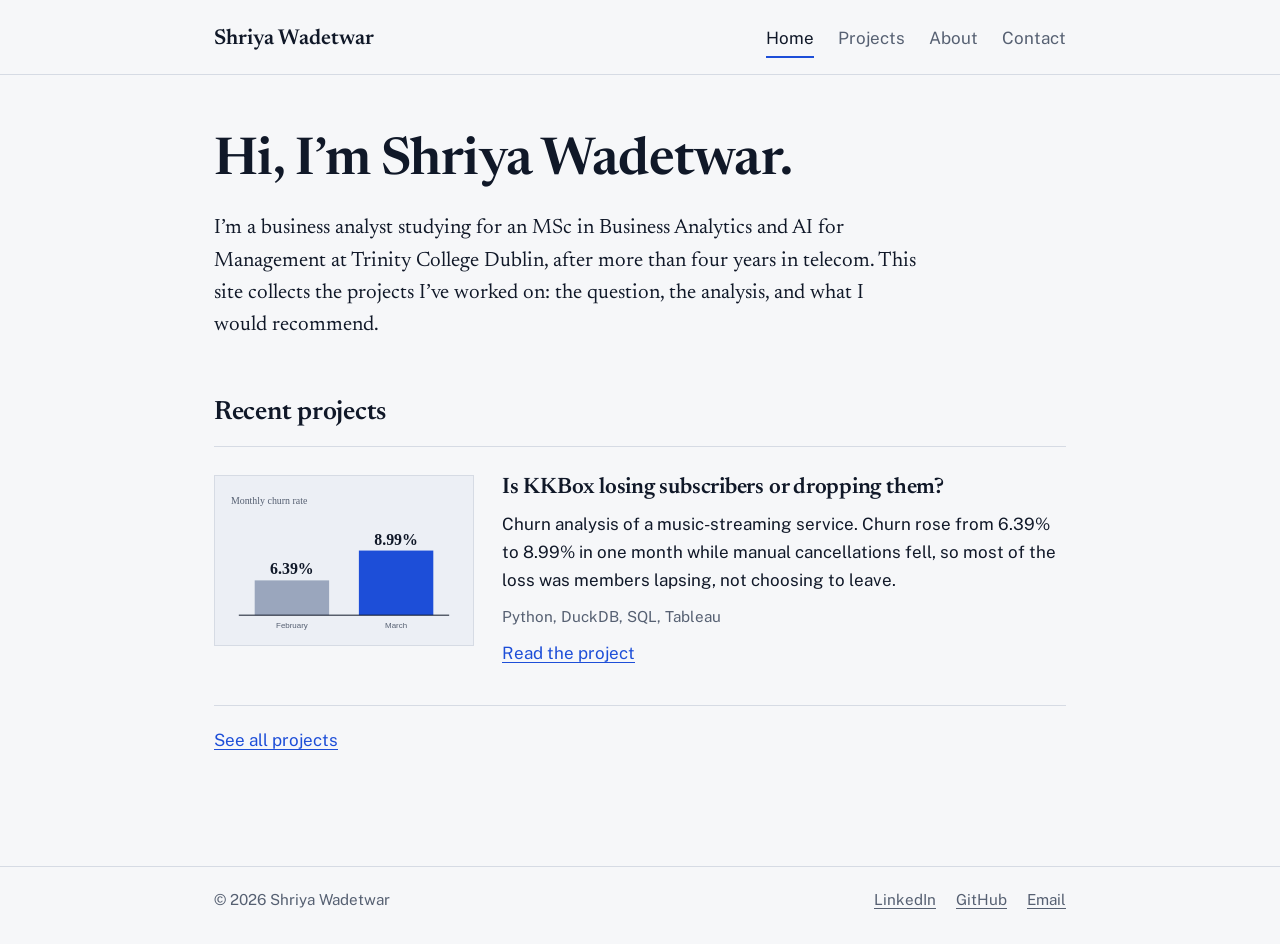
<file: index.html>
<!DOCTYPE html>
<html lang="en">
<head>
<meta charset="UTF-8">
<meta name="viewport" content="width=device-width, initial-scale=1.0">
<title>Shriya Wadetwar | Business Analytics Portfolio</title>
<link rel="preconnect" href="https://fonts.googleapis.com">
<link rel="preconnect" href="https://fonts.gstatic.com" crossorigin>
<link href="https://fonts.googleapis.com/css2?family=Newsreader:opsz,wght@6..72,400;6..72,600&family=Public+Sans:wght@400;500;600&display=swap" rel="stylesheet">
<link rel="stylesheet" href="css/style.css">
</head>
<body>
<header class="site-header">
  <div class="wrap">
    <a class="brand" href="index.html">Shriya Wadetwar</a>
    <nav class="site-nav" aria-label="Main">
      <a href="index.html" aria-current="page">Home</a>
      <a href="projects.html">Projects</a>
      <a href="about.html">About</a>
      <a href="contact.html">Contact</a>
    </nav>
  </div>
</header>
<main>
<div class="wrap">
<!-- EDIT: change this intro to your own words -->
<h1>Hi, I’m Shriya Wadetwar.</h1>
<p class="lede measure">I’m a business analyst studying for an MSc in Business Analytics and AI for Management at Trinity College Dublin, after more than four years in telecom. This site collects the projects I’ve worked on: the question, the analysis, and what I would recommend.</p>

<h2>Recent projects</h2>
<ul class="project-list">
  <li class="project-row">
    <a href="projects/kkbox-churn.html"><img src="images/kkbox-cover.svg" alt="Churn rate rising from 6.39% to 8.99%"></a>
    <div>
      <h3><a href="projects/kkbox-churn.html">Is KKBox losing subscribers or dropping them?</a></h3>
      <p>Churn analysis of a music-streaming service. Churn rose from 6.39% to 8.99% in one month while manual cancellations fell, so most of the loss was members lapsing, not choosing to leave.</p>
      <p class="meta">Python, DuckDB, SQL, Tableau</p>
      <p><a href="projects/kkbox-churn.html">Read the project</a></p>
    </div>
  </li>
</ul>
<p style="margin-top:20px"><a href="projects.html">See all projects</a></p>

</div>
</main>
<footer class="site-footer">
  <div class="wrap">
    <span>© 2026 Shriya Wadetwar</span>
    <span class="footer-links">
      <!-- EDIT: replace with your LinkedIn profile URL -->
      <a href="https://www.linkedin.com/in/your-profile">LinkedIn</a>
      <a href="https://github.com/shriyavirendra">GitHub</a>
      <!-- EDIT: replace with your email address -->
      <a href="mailto:your.email@example.com">Email</a>
    </span>
  </div>
</footer>
</body>
</html>
</file>
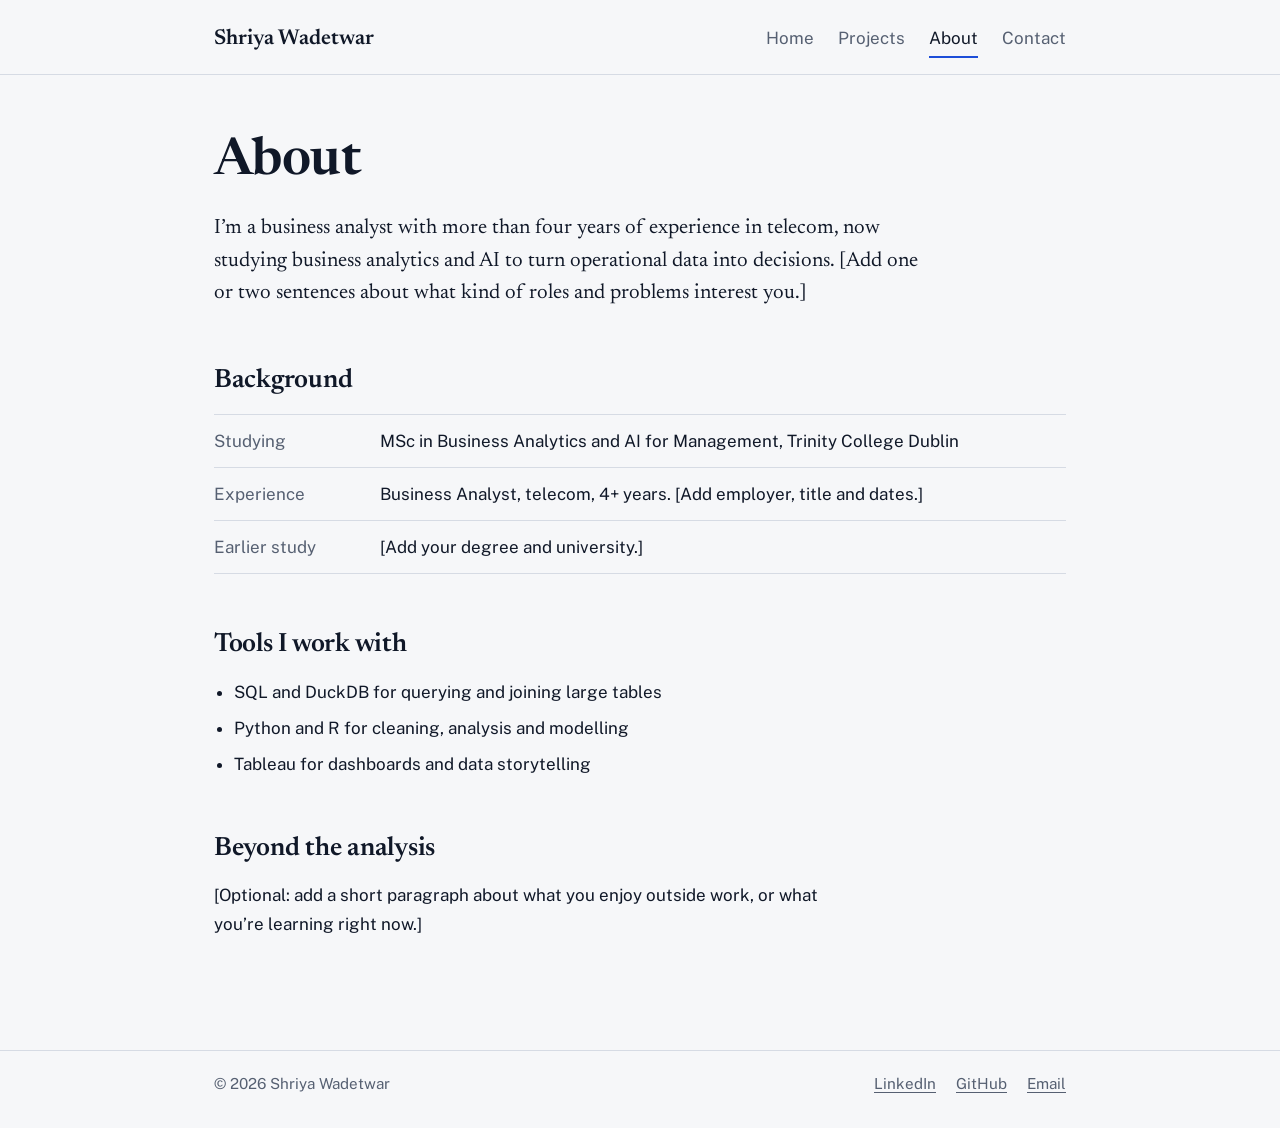
<file: about.html>
<!DOCTYPE html>
<html lang="en">
<head>
<meta charset="UTF-8">
<meta name="viewport" content="width=device-width, initial-scale=1.0">
<title>About | Shriya Wadetwar</title>
<link rel="preconnect" href="https://fonts.googleapis.com">
<link rel="preconnect" href="https://fonts.gstatic.com" crossorigin>
<link href="https://fonts.googleapis.com/css2?family=Newsreader:opsz,wght@6..72,400;6..72,600&family=Public+Sans:wght@400;500;600&display=swap" rel="stylesheet">
<link rel="stylesheet" href="css/style.css">
</head>
<body>
<header class="site-header">
  <div class="wrap">
    <a class="brand" href="index.html">Shriya Wadetwar</a>
    <nav class="site-nav" aria-label="Main">
      <a href="index.html">Home</a>
      <a href="projects.html">Projects</a>
      <a href="about.html" aria-current="page">About</a>
      <a href="contact.html">Contact</a>
    </nav>
  </div>
</header>
<main>
<div class="wrap">
<h1>About</h1>
<!-- EDIT: replace the paragraph below with your own story -->
<p class="lede measure">I’m a business analyst with more than four years of experience in telecom, now studying business analytics and AI to turn operational data into decisions. [Add one or two sentences about what kind of roles and problems interest you.]</p>

<h2>Background</h2>
<dl class="facts">
  <div><dt>Studying</dt><dd>MSc in Business Analytics and AI for Management, Trinity College Dublin</dd></div>
  <!-- EDIT: add your employer, job title and dates -->
  <div><dt>Experience</dt><dd>Business Analyst, telecom, 4+ years. [Add employer, title and dates.]</dd></div>
  <!-- EDIT: add your undergraduate degree and university -->
  <div><dt>Earlier study</dt><dd>[Add your degree and university.]</dd></div>
</dl>

<h2>Tools I work with</h2>
<ul class="plain">
  <li>SQL and DuckDB for querying and joining large tables</li>
  <li>Python and R for cleaning, analysis and modelling</li>
  <li>Tableau for dashboards and data storytelling</li>
  <!-- EDIT: add or remove tools so the list is accurate -->
</ul>

<h2>Beyond the analysis</h2>
<p class="measure">[Optional: add a short paragraph about what you enjoy outside work, or what you’re learning right now.]</p>

</div>
</main>
<footer class="site-footer">
  <div class="wrap">
    <span>© 2026 Shriya Wadetwar</span>
    <span class="footer-links">
      <!-- EDIT: replace with your LinkedIn profile URL -->
      <a href="https://www.linkedin.com/in/your-profile">LinkedIn</a>
      <a href="https://github.com/shriyavirendra">GitHub</a>
      <!-- EDIT: replace with your email address -->
      <a href="mailto:your.email@example.com">Email</a>
    </span>
  </div>
</footer>
</body>
</html>
</file>
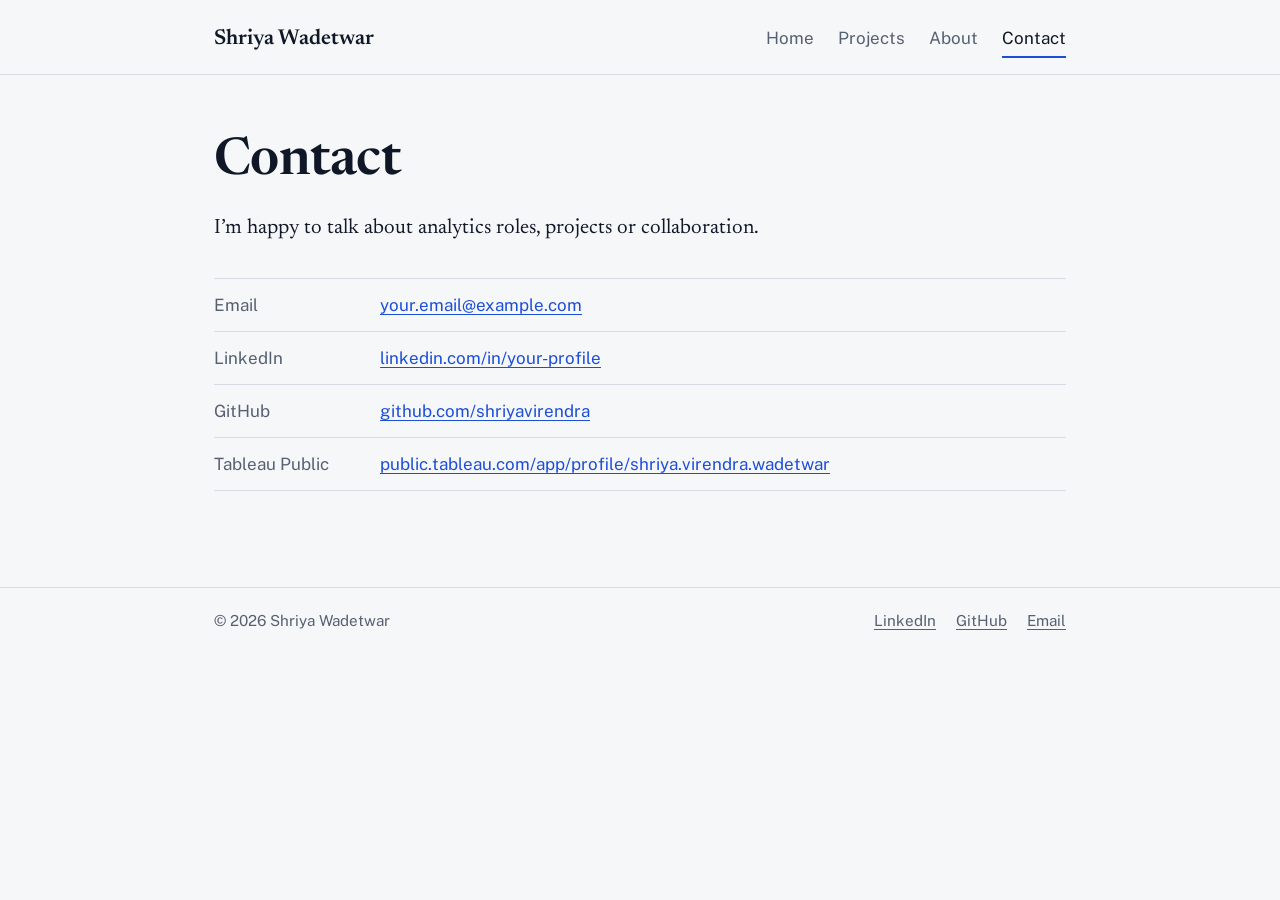
<file: contact.html>
<!DOCTYPE html>
<html lang="en">
<head>
<meta charset="UTF-8">
<meta name="viewport" content="width=device-width, initial-scale=1.0">
<title>Contact | Shriya Wadetwar</title>
<link rel="preconnect" href="https://fonts.googleapis.com">
<link rel="preconnect" href="https://fonts.gstatic.com" crossorigin>
<link href="https://fonts.googleapis.com/css2?family=Newsreader:opsz,wght@6..72,400;6..72,600&family=Public+Sans:wght@400;500;600&display=swap" rel="stylesheet">
<link rel="stylesheet" href="css/style.css">
</head>
<body>
<header class="site-header">
  <div class="wrap">
    <a class="brand" href="index.html">Shriya Wadetwar</a>
    <nav class="site-nav" aria-label="Main">
      <a href="index.html">Home</a>
      <a href="projects.html">Projects</a>
      <a href="about.html">About</a>
      <a href="contact.html" aria-current="page">Contact</a>
    </nav>
  </div>
</header>
<main>
<div class="wrap">
<h1>Contact</h1>
<p class="lede measure">I’m happy to talk about analytics roles, projects or collaboration.</p>
<dl class="facts" style="margin-top:32px">
  <!-- EDIT: replace with your email address -->
  <div><dt>Email</dt><dd><a href="mailto:your.email@example.com">your.email@example.com</a></dd></div>
  <!-- EDIT: replace with your LinkedIn profile URL -->
  <div><dt>LinkedIn</dt><dd><a href="https://www.linkedin.com/in/your-profile">linkedin.com/in/your-profile</a></dd></div>
  <div><dt>GitHub</dt><dd><a href="https://github.com/shriyavirendra">github.com/shriyavirendra</a></dd></div>
  <div><dt>Tableau Public</dt><dd><a href="https://public.tableau.com/app/profile/shriya.virendra.wadetwar">public.tableau.com/app/profile/shriya.virendra.wadetwar</a></dd></div>
</dl>

</div>
</main>
<footer class="site-footer">
  <div class="wrap">
    <span>© 2026 Shriya Wadetwar</span>
    <span class="footer-links">
      <!-- EDIT: replace with your LinkedIn profile URL -->
      <a href="https://www.linkedin.com/in/your-profile">LinkedIn</a>
      <a href="https://github.com/shriyavirendra">GitHub</a>
      <!-- EDIT: replace with your email address -->
      <a href="mailto:your.email@example.com">Email</a>
    </span>
  </div>
</footer>
</body>
</html>
</file>
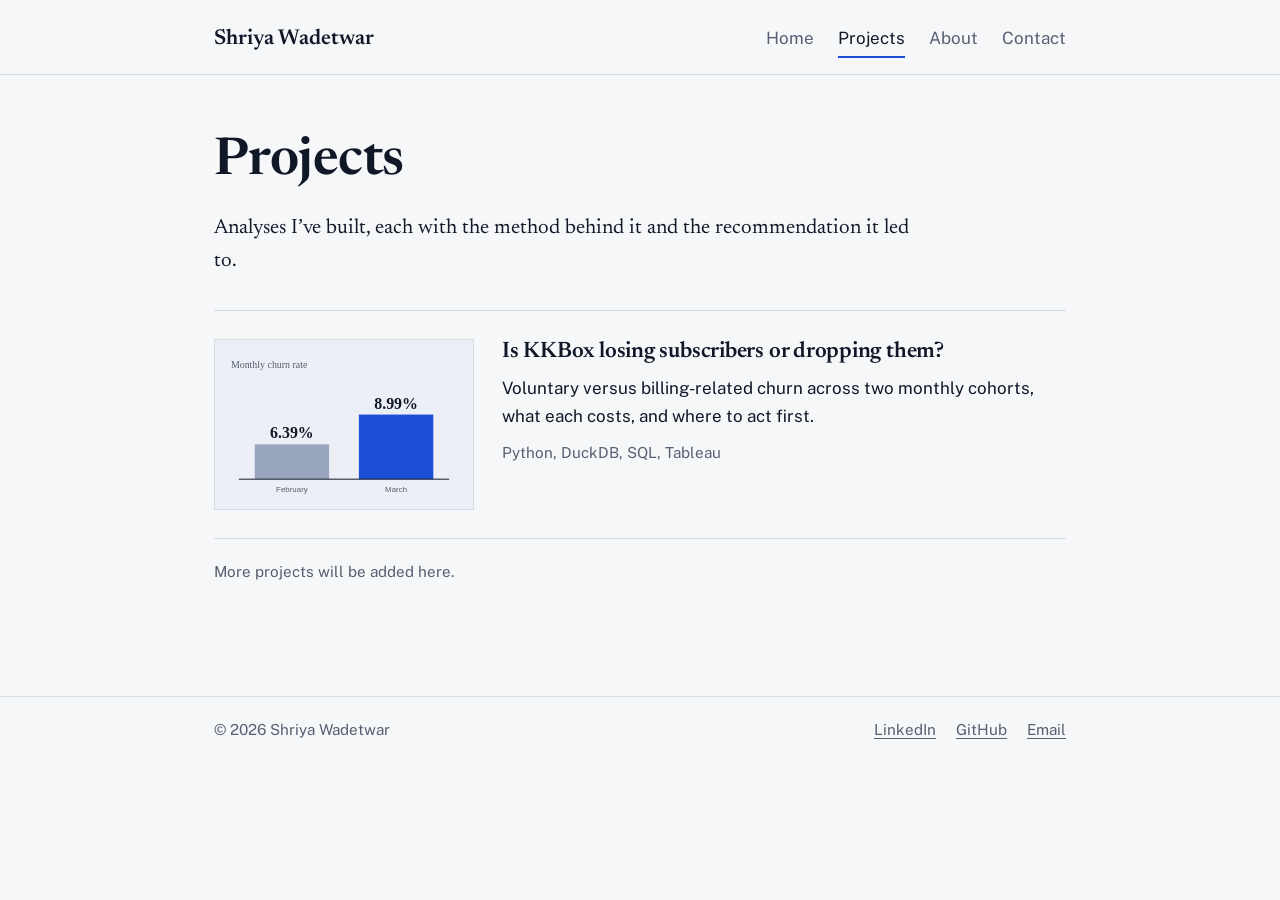
<file: projects.html>
<!DOCTYPE html>
<html lang="en">
<head>
<meta charset="UTF-8">
<meta name="viewport" content="width=device-width, initial-scale=1.0">
<title>Projects | Shriya Wadetwar</title>
<link rel="preconnect" href="https://fonts.googleapis.com">
<link rel="preconnect" href="https://fonts.gstatic.com" crossorigin>
<link href="https://fonts.googleapis.com/css2?family=Newsreader:opsz,wght@6..72,400;6..72,600&family=Public+Sans:wght@400;500;600&display=swap" rel="stylesheet">
<link rel="stylesheet" href="css/style.css">
</head>
<body>
<header class="site-header">
  <div class="wrap">
    <a class="brand" href="index.html">Shriya Wadetwar</a>
    <nav class="site-nav" aria-label="Main">
      <a href="index.html">Home</a>
      <a href="projects.html" aria-current="page">Projects</a>
      <a href="about.html">About</a>
      <a href="contact.html">Contact</a>
    </nav>
  </div>
</header>
<main>
<div class="wrap">
<h1>Projects</h1>
<p class="lede measure">Analyses I’ve built, each with the method behind it and the recommendation it led to.</p>
<ul class="project-list" style="margin-top:32px">
  <li class="project-row">
    <a href="projects/kkbox-churn.html"><img src="images/kkbox-cover.svg" alt="Churn rate rising from 6.39% to 8.99%"></a>
    <div>
      <h3><a href="projects/kkbox-churn.html">Is KKBox losing subscribers or dropping them?</a></h3>
      <p>Voluntary versus billing-related churn across two monthly cohorts, what each costs, and where to act first.</p>
      <p class="meta">Python, DuckDB, SQL, Tableau</p>
    </div>
  </li>
</ul>
<!-- EDIT: copy the <li> block above to add each new project -->
<p class="meta" style="margin-top:20px">More projects will be added here.</p>

</div>
</main>
<footer class="site-footer">
  <div class="wrap">
    <span>© 2026 Shriya Wadetwar</span>
    <span class="footer-links">
      <!-- EDIT: replace with your LinkedIn profile URL -->
      <a href="https://www.linkedin.com/in/your-profile">LinkedIn</a>
      <a href="https://github.com/shriyavirendra">GitHub</a>
      <!-- EDIT: replace with your email address -->
      <a href="mailto:your.email@example.com">Email</a>
    </span>
  </div>
</footer>
</body>
</html>
</file>
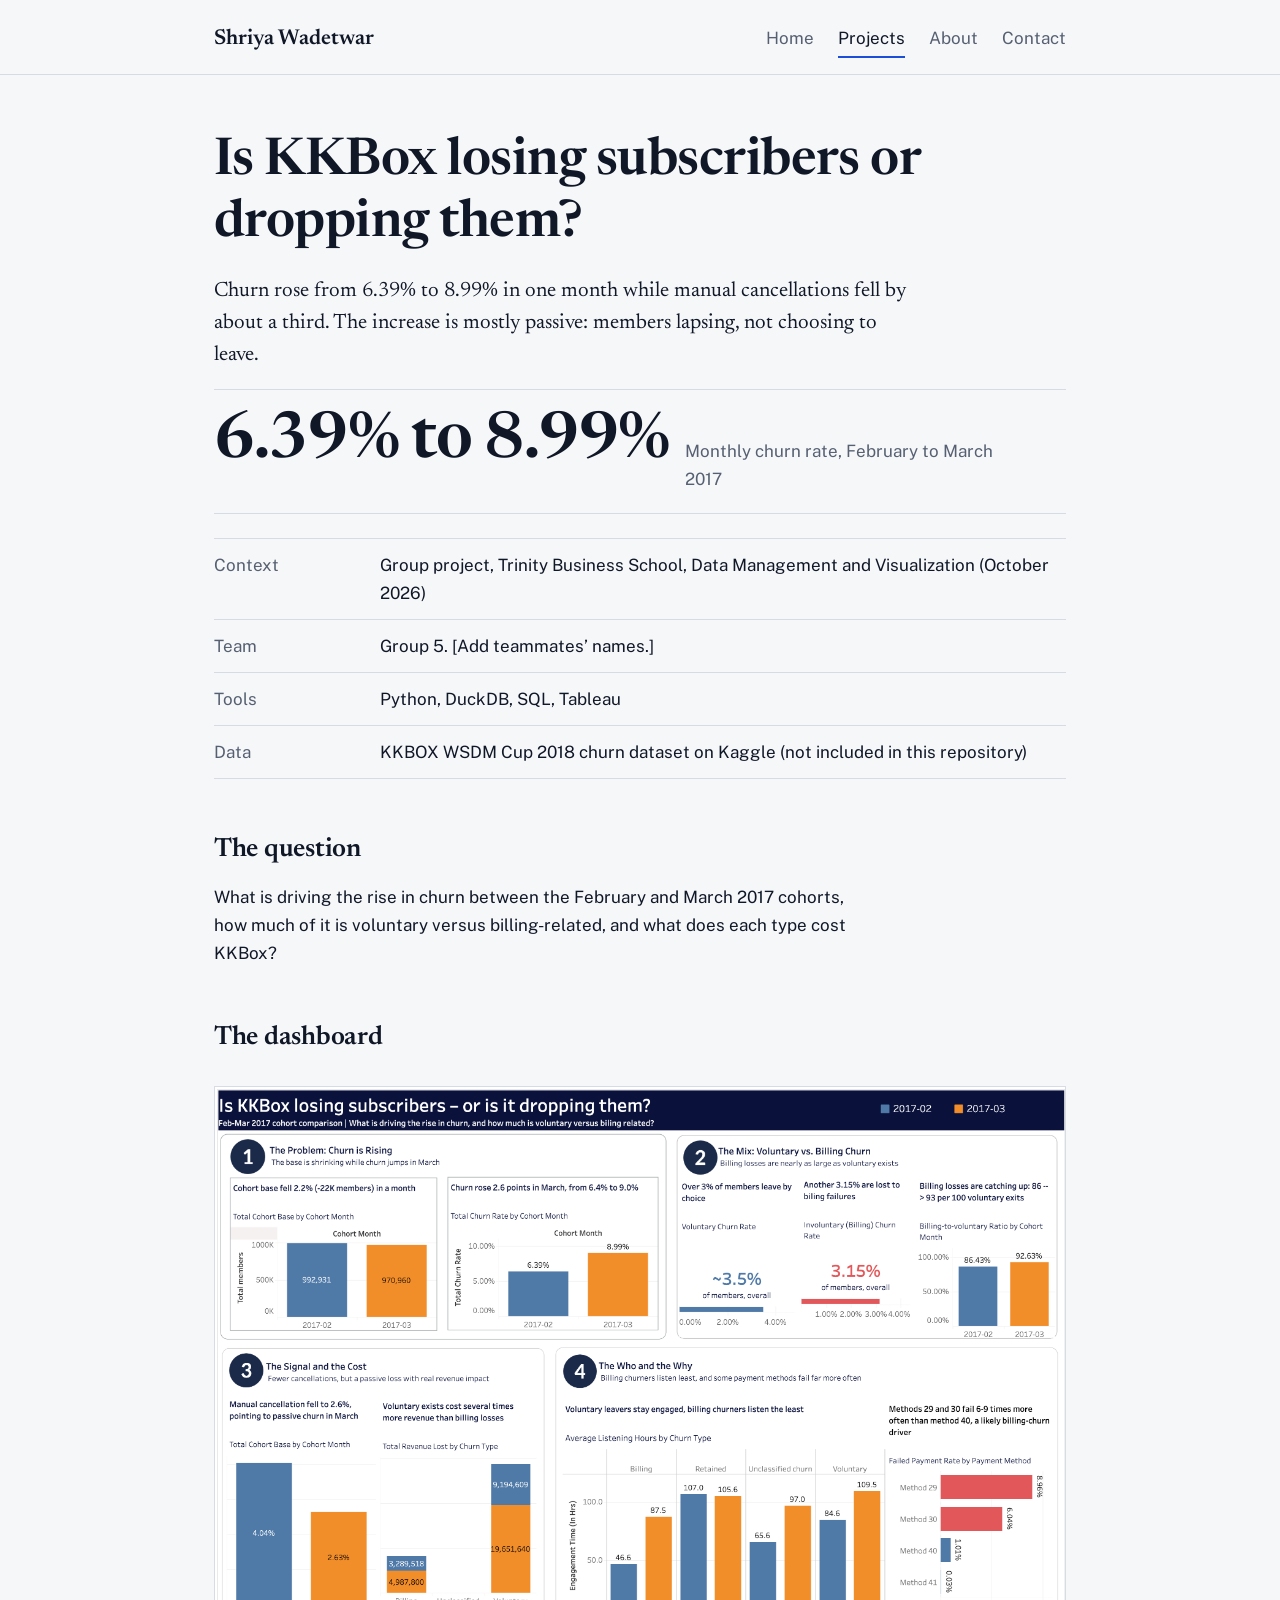
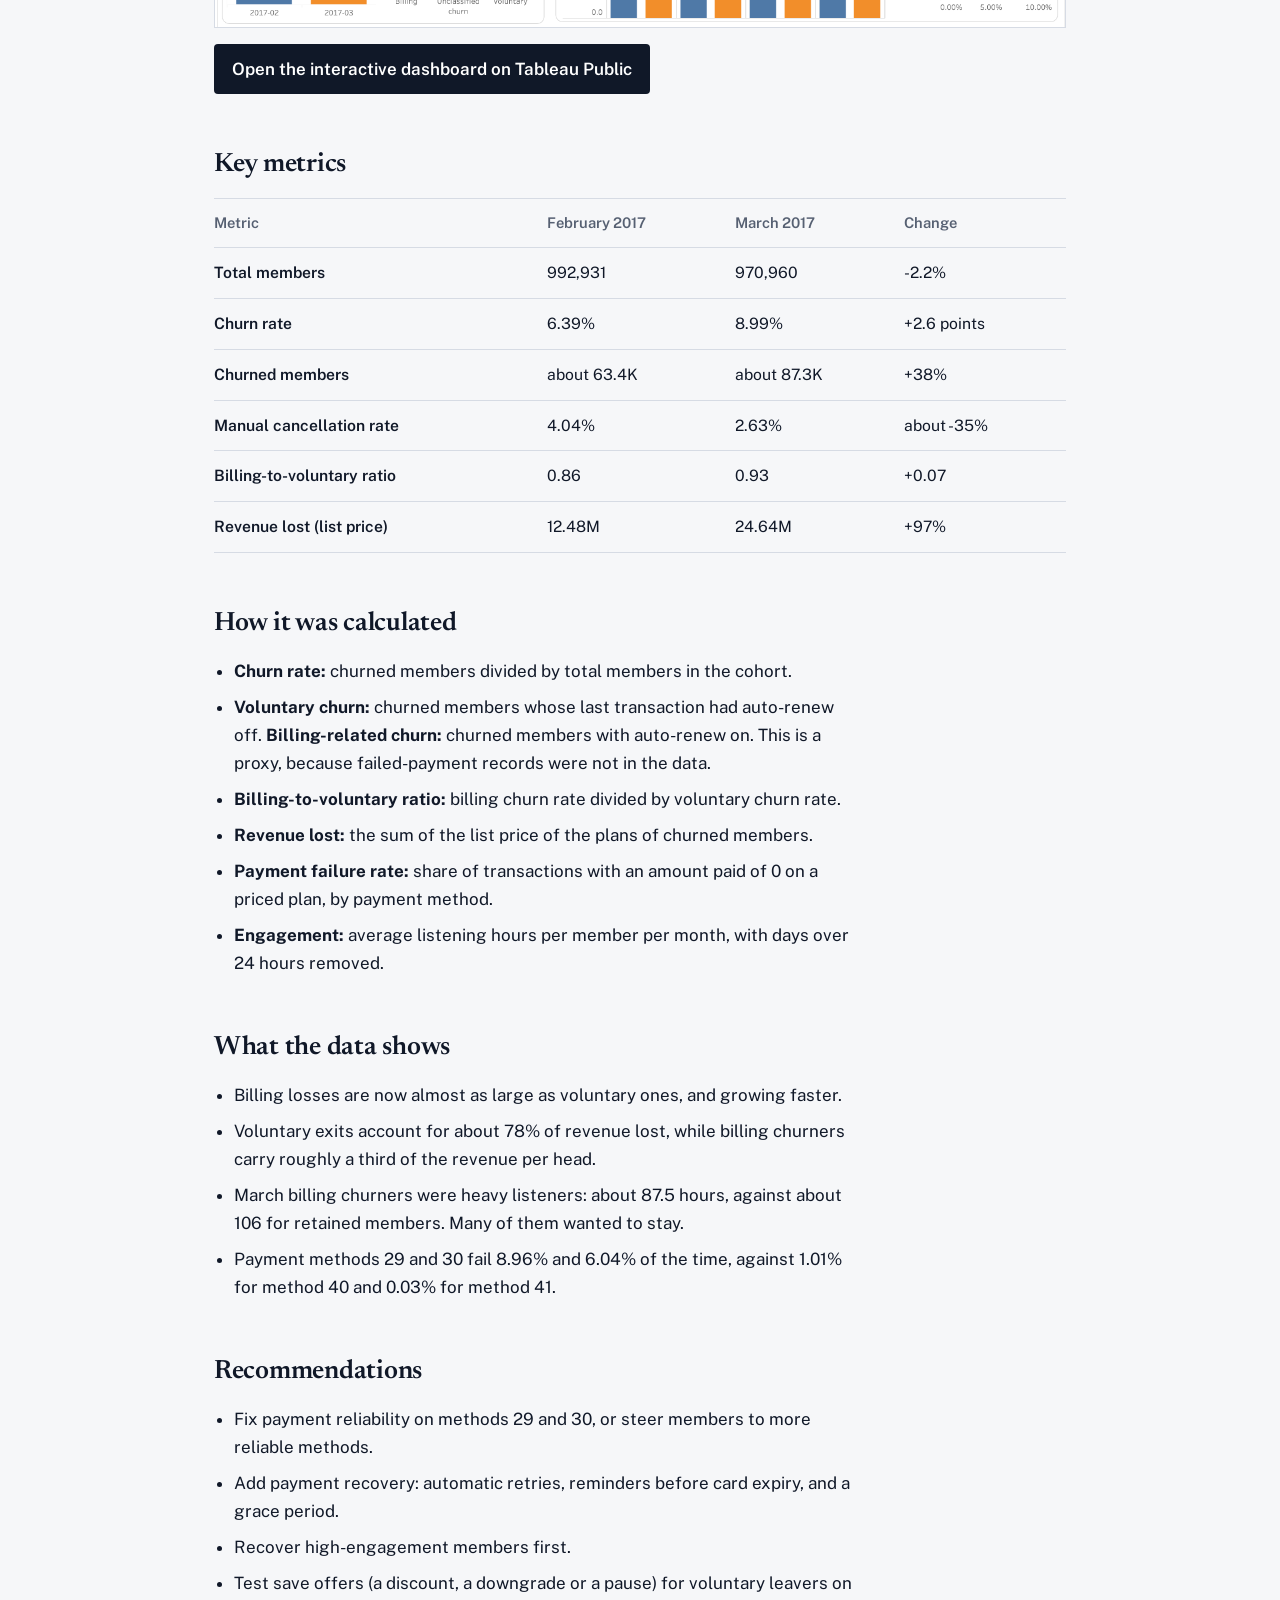
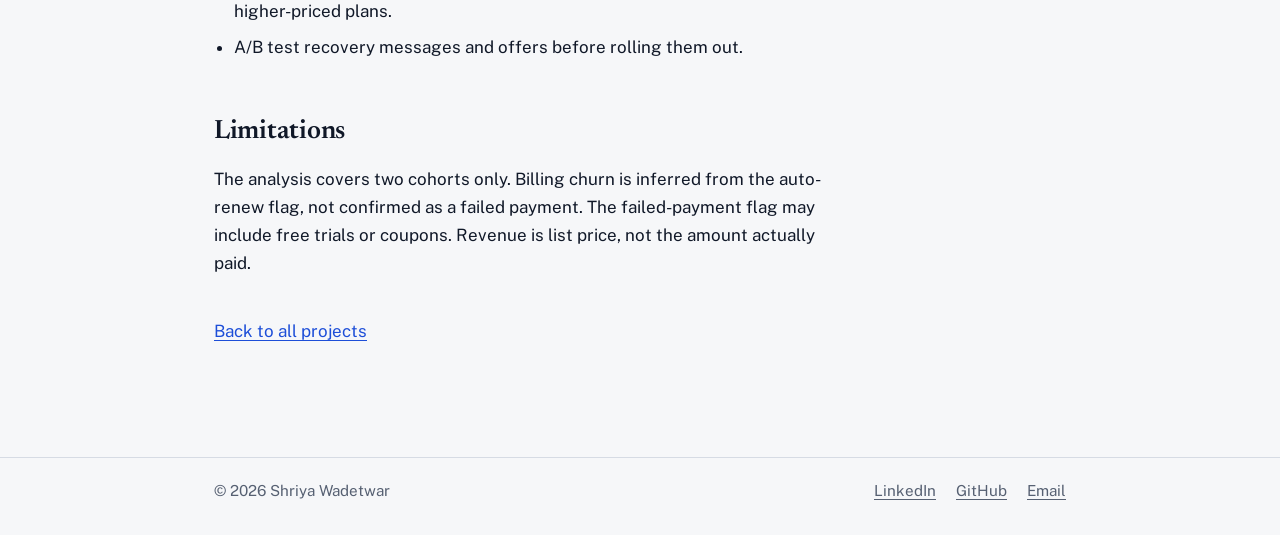
<file: projects/kkbox-churn.html>
<!DOCTYPE html>
<html lang="en">
<head>
<meta charset="UTF-8">
<meta name="viewport" content="width=device-width, initial-scale=1.0">
<title>Is KKBox losing subscribers or dropping them? | Shriya Wadetwar</title>
<link rel="preconnect" href="https://fonts.googleapis.com">
<link rel="preconnect" href="https://fonts.gstatic.com" crossorigin>
<link href="https://fonts.googleapis.com/css2?family=Newsreader:opsz,wght@6..72,400;6..72,600&family=Public+Sans:wght@400;500;600&display=swap" rel="stylesheet">
<link rel="stylesheet" href="../css/style.css">
</head>
<body>
<header class="site-header">
  <div class="wrap">
    <a class="brand" href="../index.html">Shriya Wadetwar</a>
    <nav class="site-nav" aria-label="Main">
      <a href="../index.html" >Home</a>
      <a href="../projects.html" aria-current="page">Projects</a>
      <a href="../about.html">About</a>
      <a href="../contact.html">Contact</a>
    </nav>
  </div>
</header>
<main>
<div class="wrap">
<h1>Is KKBox losing subscribers or dropping them?</h1>
<p class="lede measure">Churn rose from 6.39% to 8.99% in one month while manual cancellations fell by about a third. The increase is mostly passive: members lapsing, not choosing to leave.</p>

<div class="stat" aria-label="Churn rate rose from 6.39 percent to 8.99 percent">
  <span class="stat-figure">6.39% to 8.99%</span>
  <span class="stat-label">Monthly churn rate, February to March 2017</span>
</div>

<dl class="facts" style="margin-top:24px">
  <div><dt>Context</dt><dd>Group project, Trinity Business School, Data Management and Visualization (October 2026)</dd></div>
  <!-- EDIT: add teammates’ names only if they agree -->
  <div><dt>Team</dt><dd>Group 5. [Add teammates’ names.]</dd></div>
  <div><dt>Tools</dt><dd>Python, DuckDB, SQL, Tableau</dd></div>
  <div><dt>Data</dt><dd>KKBOX WSDM Cup 2018 churn dataset on Kaggle (not included in this repository)</dd></div>
</dl>

<h2>The question</h2>
<p class="measure">What is driving the rise in churn between the February and March 2017 cohorts, how much of it is voluntary versus billing-related, and what does each type cost KKBox?</p>

<h2>The dashboard</h2>
<div class="shot">
  <!-- EDIT: upload your screenshot as images/dashboard.png -->
  <img src="../images/dashboard.png" alt="Screenshot of the KKBox churn dashboard in Tableau">
</div>
<p><a class="button" href="https://public.tableau.com/app/profile/shriya.virendra.wadetwar/viz/dashboardUpdatedUI/KKboxdashboard" target="_blank" rel="noopener">Open the interactive dashboard on Tableau Public</a></p>

<h2>Key metrics</h2>
<div class="table-scroll">
<table>
  <thead><tr><th scope="col">Metric</th><th scope="col">February 2017</th><th scope="col">March 2017</th><th scope="col">Change</th></tr></thead>
  <tbody>
    <tr><th scope="row">Total members</th><td>992,931</td><td>970,960</td><td>-2.2%</td></tr>
    <tr><th scope="row">Churn rate</th><td>6.39%</td><td>8.99%</td><td>+2.6 points</td></tr>
    <tr><th scope="row">Churned members</th><td>about 63.4K</td><td>about 87.3K</td><td>+38%</td></tr>
    <tr><th scope="row">Manual cancellation rate</th><td>4.04%</td><td>2.63%</td><td>about -35%</td></tr>
    <tr><th scope="row">Billing-to-voluntary ratio</th><td>0.86</td><td>0.93</td><td>+0.07</td></tr>
    <tr><th scope="row">Revenue lost (list price)</th><td>12.48M</td><td>24.64M</td><td>+97%</td></tr>
  </tbody>
</table>
</div>

<h2>How it was calculated</h2>
<ul class="plain measure">
  <li><strong>Churn rate:</strong> churned members divided by total members in the cohort.</li>
  <li><strong>Voluntary churn:</strong> churned members whose last transaction had auto-renew off. <strong>Billing-related churn:</strong> churned members with auto-renew on. This is a proxy, because failed-payment records were not in the data.</li>
  <li><strong>Billing-to-voluntary ratio:</strong> billing churn rate divided by voluntary churn rate.</li>
  <li><strong>Revenue lost:</strong> the sum of the list price of the plans of churned members.</li>
  <li><strong>Payment failure rate:</strong> share of transactions with an amount paid of 0 on a priced plan, by payment method.</li>
  <li><strong>Engagement:</strong> average listening hours per member per month, with days over 24 hours removed.</li>
</ul>

<h2>What the data shows</h2>
<ul class="plain measure">
  <li>Billing losses are now almost as large as voluntary ones, and growing faster.</li>
  <li>Voluntary exits account for about 78% of revenue lost, while billing churners carry roughly a third of the revenue per head.</li>
  <li>March billing churners were heavy listeners: about 87.5 hours, against about 106 for retained members. Many of them wanted to stay.</li>
  <li>Payment methods 29 and 30 fail 8.96% and 6.04% of the time, against 1.01% for method 40 and 0.03% for method 41.</li>
</ul>

<h2>Recommendations</h2>
<ul class="plain measure">
  <li>Fix payment reliability on methods 29 and 30, or steer members to more reliable methods.</li>
  <li>Add payment recovery: automatic retries, reminders before card expiry, and a grace period.</li>
  <li>Recover high-engagement members first.</li>
  <li>Test save offers (a discount, a downgrade or a pause) for voluntary leavers on higher-priced plans.</li>
  <li>A/B test recovery messages and offers before rolling them out.</li>
</ul>

<h2>Limitations</h2>
<p class="measure">The analysis covers two cohorts only. Billing churn is inferred from the auto-renew flag, not confirmed as a failed payment. The failed-payment flag may include free trials or coupons. Revenue is list price, not the amount actually paid.</p>

<p style="margin-top:40px"><a href="../projects.html">Back to all projects</a></p>

</div>
</main>
<footer class="site-footer">
  <div class="wrap">
    <span>© 2026 Shriya Wadetwar</span>
    <span class="footer-links">
      <!-- EDIT: replace with your LinkedIn profile URL -->
      <a href="https://www.linkedin.com/in/your-profile">LinkedIn</a>
      <a href="https://github.com/shriyavirendra">GitHub</a>
      <!-- EDIT: replace with your email address -->
      <a href="mailto:your.email@example.com">Email</a>
    </span>
  </div>
</footer>
</body>
</html>
</file>
<file: css/style.css>
:root{
  --paper:#F6F7F9;
  --ink:#101828;
  --muted:#566072;
  --line:#D6DBE4;
  --wash:#ECEFF5;
  --accent:#1D4ED8;
  --serif:"Newsreader", Georgia, "Times New Roman", serif;
  --sans:"Public Sans", -apple-system, "Segoe UI", Helvetica, Arial, sans-serif;
}
*{box-sizing:border-box}
html{-webkit-text-size-adjust:100%}
body{margin:0;background:var(--paper);color:var(--ink);font-family:var(--sans);font-size:1.0625rem;line-height:1.65}
a{color:var(--accent);text-underline-offset:3px}
a:hover{text-decoration-thickness:2px}
:focus-visible{outline:3px solid var(--accent);outline-offset:3px;border-radius:2px}
img{max-width:100%;height:auto;display:block}

.wrap{max-width:900px;margin:0 auto;padding:0 24px}
.measure{max-width:64ch}

/* header */
.site-header{border-bottom:1px solid var(--line)}
.site-header .wrap{display:flex;flex-wrap:wrap;align-items:baseline;justify-content:space-between;gap:8px 32px;padding-top:20px;padding-bottom:16px}
.brand{font-family:var(--serif);font-size:1.35rem;font-weight:600;color:var(--ink);text-decoration:none}
.site-nav{display:flex;gap:24px;flex-wrap:wrap}
.site-nav a{color:var(--muted);text-decoration:none;padding:4px 0;border-bottom:2px solid transparent}
.site-nav a:hover{color:var(--ink)}
.site-nav a[aria-current="page"]{color:var(--ink);border-bottom-color:var(--accent)}

/* type */
h1,h2,h3{font-family:var(--serif);font-weight:600;line-height:1.2;letter-spacing:-0.01em;margin:0}
h1{font-size:clamp(2.1rem,5vw,3.25rem);margin-bottom:20px}
h2{font-size:1.65rem;margin:56px 0 16px}
h3{font-size:1.25rem;margin:32px 0 8px}
p{margin:0 0 16px}
.lede{font-family:var(--serif);font-size:1.3rem;line-height:1.55;color:var(--ink)}
.meta{color:var(--muted);font-size:0.95rem}

main{padding:56px 0 24px}

/* project rows on home and projects page */
.project-list{list-style:none;margin:0;padding:0;border-top:1px solid var(--line)}
.project-row{display:grid;grid-template-columns:260px 1fr;gap:28px;padding:28px 0;border-bottom:1px solid var(--line)}
.project-row img{width:100%;border:1px solid var(--line);background:var(--wash)}
.project-row h3{margin:0 0 8px;font-size:1.4rem}
.project-row h3 a{color:var(--ink);text-decoration:none}
.project-row h3 a:hover{color:var(--accent);text-decoration:underline}
.project-row p{margin-bottom:10px}
@media (max-width:640px){.project-row{grid-template-columns:1fr;gap:16px}}

/* project page */
.stat{display:flex;flex-wrap:wrap;align-items:baseline;gap:4px 16px;margin:8px 0 8px;border-top:1px solid var(--line);border-bottom:1px solid var(--line);padding:20px 0}
.stat-figure{font-family:var(--serif);font-size:clamp(2.4rem,7vw,4rem);font-weight:600;line-height:1;letter-spacing:-0.02em}
.stat-label{color:var(--muted);max-width:34ch}
.shot{margin:32px 0 16px}
.shot img{border:1px solid var(--line)}
.button{display:inline-block;background:var(--ink);color:#fff;text-decoration:none;padding:11px 18px;border-radius:4px;font-weight:600}
.button:hover{background:var(--accent)}
.table-scroll{overflow-x:auto;border-top:1px solid var(--line)}
table{border-collapse:collapse;width:100%;min-width:520px;font-size:0.98rem}
th,td{text-align:left;padding:12px 12px 12px 0;border-bottom:1px solid var(--line);vertical-align:top}
th{font-weight:600;color:var(--muted);font-size:0.92rem}
tbody th{color:var(--ink);font-size:0.98rem}
td:not(:first-child),th:not(:first-child){white-space:nowrap}
ul.plain{padding-left:1.2em;margin:0 0 16px}
ul.plain li{margin-bottom:8px}
dl.facts{margin:0;border-top:1px solid var(--line)}
dl.facts div{display:grid;grid-template-columns:150px 1fr;gap:16px;padding:12px 0;border-bottom:1px solid var(--line)}
dl.facts dt{color:var(--muted)}
dl.facts dd{margin:0}
@media (max-width:560px){dl.facts div{grid-template-columns:1fr;gap:2px}}

/* footer */
.site-footer{margin-top:72px;border-top:1px solid var(--line);color:var(--muted);font-size:0.95rem}
.site-footer .wrap{display:flex;flex-wrap:wrap;justify-content:space-between;gap:8px 24px;padding-top:20px;padding-bottom:32px}
.site-footer a{color:var(--muted)}
.site-footer a:hover{color:var(--ink)}
.footer-links{display:flex;gap:20px;flex-wrap:wrap}
</file>
